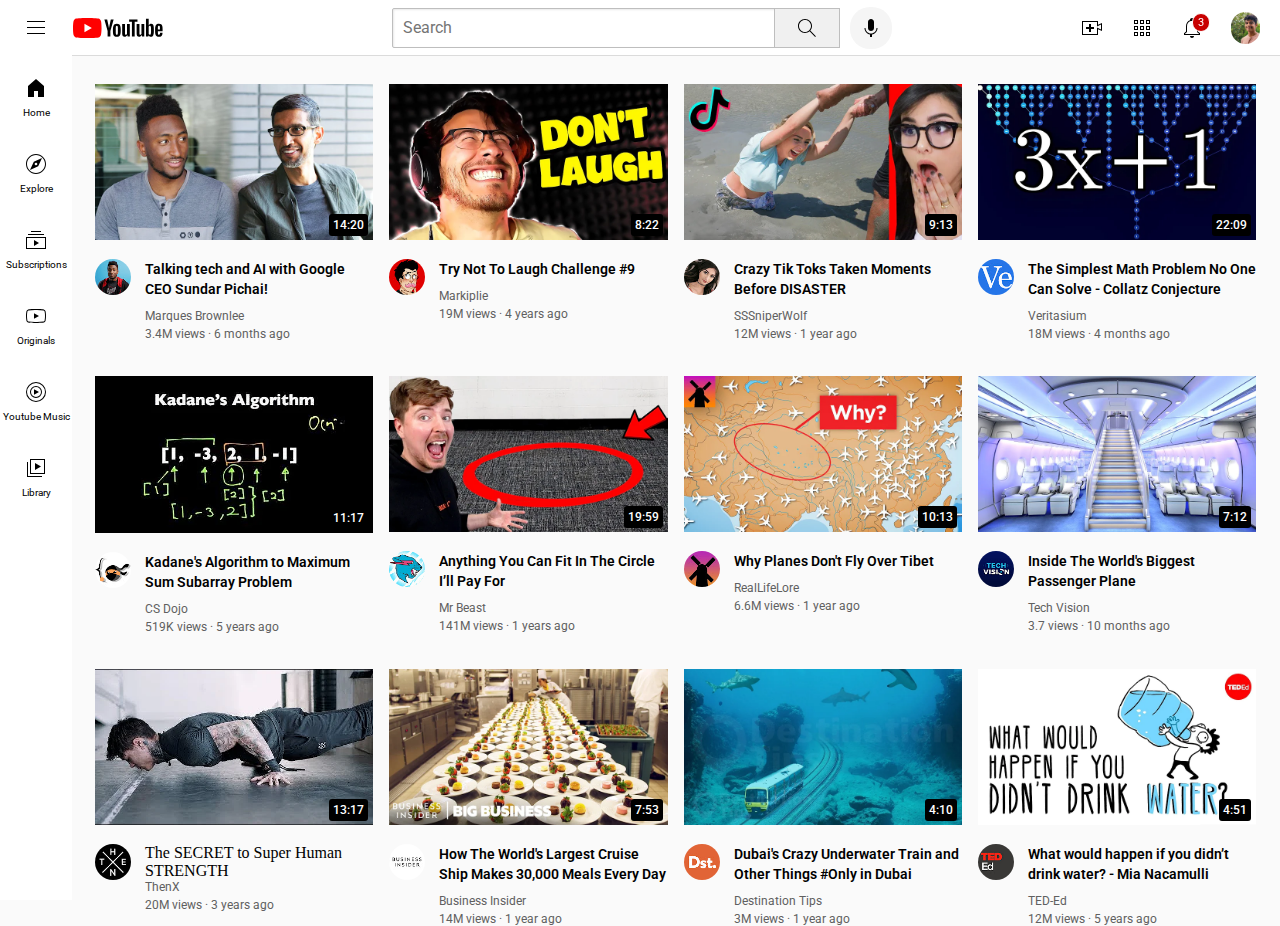
<file: index.html>
<!DOCTYPE html>
<html>
    <head>
        <title>
            YouTube.com Clone
        </title>

        <link rel="preconnect" href="https://fonts.googleapis.com">
        <link rel="preconnect" href="https://fonts.gstatic.com" crossorigin>
        <link href="https://fonts.googleapis.com/css2?family=Roboto:ital,wght@0,100..900;1,100..900&display=swap" rel="stylesheet">
        <link rel="stylesheet" href="Intro/styles/style.css">
        <link rel="stylesheet" href="Intro/styles/header.css">
        <link rel="stylesheet" href="Intro/styles/general.css">
        <link rel="stylesheet" href="Intro/styles/sidebar.css">
        
    </head>
    <body>
        <!--comment-->
        <header class="header">
            <div class="left">
                <img class="hamburger-menu" src="Icons/hamburger-menu.svg">
                <img class="youtube-logo" src="Icons/youtube-logo.svg">
            </div>
            <div class="middle">
                <input class="search-line" type="text" placeholder="Search">
                <button class="search-button">
                    <img class="search-icon" src="Icons/search.svg">
                    <div class="tooltip">Search</div>
                </button>
                <button class="voice-button">
                    <img class="voice-icon" src="Icons/voice-search-icon.svg">
                    <div class="tooltip">Search with your voice</div>
                </button>
            </div>
            <div class="right">
                <div class="tooltip-container">
                    <img class="upload-pic" src="Icons/upload.svg">
                    <div class="tooltip">Create</div>
                </div>
                <div class="tooltip-container">
                    <img class="youtube-apps" src="Icons/youtube-apps.svg">
                    <div class="tooltip">Youtube apps</div>
                </div>
                <div class="notifications-icons-container">
                    <div class="tooltip-container">
                        <img class="notifications" src="Icons/notifications.svg">
                        <div class="notifications-count">3</div>
                        <div class="tooltip">Notifications</div>
                    </div>
                </div>              
                <img class="user-pic" src="Channel-pictures/my-channel-1.jpg">
            </div>
        </header>

        <nav class="sidebar">
            <div class="sidebar-link">
                <img src="Icons/home.svg">
                <div>Home</div>
            </div>
            <div class="sidebar-link">
                <img src="Icons/explore.svg">
                <div>Explore</div>
            </div>
            <div class="sidebar-link">
                <img src="Icons/subscriptions.svg">
                <div>Subscriptions</div>
            </div>
            <div class="sidebar-link">
                <img src="Icons/originals.svg">
                <div>Originals</div>
            </div>
            <div class="sidebar-link">
                <img src="Icons/youtube-music.svg">
                <div>Youtube Music</div>
            </div>
            <div class="sidebar-link">
                <img src="Icons/library.svg">
                <div>Library</div>
            </div>
        </nav>
        <main>
            <div class="video-grid">
                <div class="video-preview">
                    <div class="thumbnail-row">
                        <a href="https://www.youtube.com/watch?v=n2RNcPRtAiY">
                            <img class="thumbnail" src="Thumbnails/thumbnail-1.webp">
                            <div class="video-time">14:20</div>
                        </a>
                    </div>
                    <div class="video-info-grid">
                        <div class="channel-pic">
                            <a href="https://www.youtube.com/c/mkbhd">
                                <img class="profile-picture" src="Channel-pictures/channel-1.jpeg"> 
                            </a>
                        </div>
                        <div class="video-info">
                            <a href="https://www.youtube.com/watch?v=n2RNcPRtAiY">
                                <p class="video-title">
                                    Talking tech and AI with Google CEO Sundar Pichai!
                                </p>
                                <p class="video-author">
                                    Marques Brownlee
                                </p>
                                <p class="video-stats">
                                    3.4M views &#183; 6 months ago
                                </p>
                            </a>
                        </div>                    
                    </div>       
                </div>
        
                <div class="video-preview">
                    <div class="thumbnail-row">
                        <a href="https://www.youtube.com/watch?v=mP0RAo9SKZk">
                            <img class="thumbnail" src="Thumbnails/thumbnail-2.webp">
                            <div class="video-time">8:22</div>
                        </a>
                    </div>
                    <div class="video-info-grid">
                        <div class="channel-pic">
                            <a href="https://www.youtube.com/c/markiplier">
                                <img class="profile-picture" src="Channel-pictures/channel-2.jpeg">
                            </a>
                        </div>
                        <div class="video-info">
                            <a href="https://www.youtube.com/watch?v=mP0RAo9SKZk">
                                <p class="video-title">
                                    Try Not To Laugh Challenge #9 
                                </p>
                                <p class="video-author">
                                    Markiplie
                                </p>
                                <p class="video-stats">
                                    19M views &#183; 4 years ago
                                </p>
                            </a>
                        </div>                
                    </div>        
                </div>
        
                <div class="video-preview">
                    <div class="thumbnail-row">
                        <a href="https://www.youtube.com/watch?v=FgjPQQeTh1w">
                            <img class="thumbnail" src="Thumbnails/thumbnail-3.webp">
                            <div class="video-time">9:13</div>
                        </a>
                    </div>
                    <div class="video-info-grid">
                        <div class="channel-pic">
                            <a href="https://www.youtube.com/user/SSSniperWolf">
                                <img class="profile-picture" src="Channel-pictures/channel-3.jpeg">
                            </a> 
                        </div>
                        <div class="video-info">
                            <a href="https://www.youtube.com/watch?v=FgjPQQeTh1w">
                                <p class="video-title">
                                Crazy Tik Toks Taken Moments Before DISASTER
                                </p>
                                <p class="video-author">
                                    SSSniperWolf
                                </p>
                                <p class="video-stats">
                                    12M views &#183; 1 year ago
                                </p>
                            </a>
                        </div>                    
                    </div>       
                </div>
        
                <div class="video-preview">
                    <div class="thumbnail-row">
                        <a href="https://www.youtube.com/watch?v=094y1Z2wpJg">
                            <img class="thumbnail" src="Thumbnails/thumbnail-4.webp">
                            <div class="video-time">22:09</div>
                        </a>
                    </div>
                    <div class="video-info-grid">
                        <div class="channel-pic">
                            <a href="https://www.youtube.com/c/veritasium">
                                <img class="profile-picture" src="Channel-pictures/channel-4.jpeg">
                            </a>
                        </div>
                        <div class="video-info">
                            <a href="https://www.youtube.com/watch?v=094y1Z2wpJg">
                                <p class="video-title"> 
                                The Simplest Math Problem No One Can Solve - Collatz Conjecture 
                                </p>
                                <p class="video-author">
                                    Veritasium
                                </p>
                                <p class="video-stats">
                                    18M views &#183; 4 months ago
                                </p>
                            </a>
                        </div>                
                    </div>        
                </div>
        
                <div class="video-preview">
                    <div class="thumbnail-row">
                        <a href="https://www.youtube.com/watch?v=86CQq3pKSUw">
                            <img class="thumbnail" src="Thumbnails/thumbnail-5.webp">
                            <div class="video-time">11:17</div>
                        </a>
                    </div>
                    <div class="video-info-grid">
                        <div class="channel-pic">
                            <a href="https://www.youtube.com/c/CSDojo">
                                <img class="profile-picture" src="Channel-pictures/channel-5.jpeg">
                            </a>
                        </div>
                        <div class="video-info">
                            <a href="https://www.youtube.com/watch?v=86CQq3pKSUw">
                                <p class="video-title">                       
                                Kadane's Algorithm to Maximum Sum Subarray Problem                  
                                </p>
                                <p class="video-author">
                                    CS Dojo
                                </p>
                                <p class="video-stats">
                                    519K views &#183; 5 years ago
                                </p>
                            </a>
                        </div>                
                    </div>        
                </div>
    
                <div class="video-preview">
                    <div class="thumbnail-row">
                        <a href="https://www.youtube.com/watch?v=yXWw0_UfSFg">
                            <img class="thumbnail" src="Thumbnails/thumbnail-6.webp">
                            <div class="video-time">19:59</div>
                        </a>
                    </div>
                    <div class="video-info-grid">
                        <div class="channel-pic">
                            <a href="https://www.youtube.com/channel/UCX6OQ3DkcsbYNE6H8uQQuVA">
                                <img class="profile-picture" src="Channel-pictures/channel-6.jpeg">
                            </a>
                        </div>
                        <div class="video-info">
                            <a href="https://www.youtube.com/watch?v=yXWw0_UfSFg">
                                <p class="video-title">                                              
                                Anything You Can Fit In The Circle I’ll Pay For                                  
                                </p>
                                <p class="video-author">
                                    Mr Beast
                                </p>
                                <p class="video-stats">
                                    141M views &#183; 1 years ago
                                </p>
                            </a>
                        </div>                
                    </div>        
                </div>

                <div class="video-preview">
                    <div class="thumbnail-row">
                        <a href="https://www.youtube.com/watch?v=fNVa1qMbF9Y">
                            <img class="thumbnail" src="Thumbnails/thumbnail-7.webp">
                            <div class="video-time">10:13</div>
                        </a>
                    </div>
                    <div class="video-info-grid">
                        <div class="channel-pic">
                            <a href="https://www.youtube.com/channel/UCP5tjEmvPItGyLhmjdwP7Ww">
                                <img class="profile-picture" src="Channel-pictures/channel-7.jpeg">
                            </a>
                        </div>
                        <div class="video-info">
                            <a href="https://www.youtube.com/watch?v=fNVa1qMbF9Y">
                                <p class="video-title">                                              
                                Why Planes Don't Fly Over Tibet                                 
                                </p>
                                <p class="video-author">
                                    RealLifeLore
                                </p>
                                <p class="video-stats">
                                    6.6M views &#183; 1 year ago
                                </p>
                            </a>
                        </div>                
                    </div>        
                </div>

                <div class="video-preview">
                    <div class="thumbnail-row">
                        <a href="https://www.youtube.com/watch?v=lFm4EM1juls">
                            <img class="thumbnail" src="Thumbnails/thumbnail-8.webp">
                            <div class="video-time">7:12</div>
                        </a>
                    </div>
                    <div class="video-info-grid">
                        <div class="channel-pic">
                            <a href="https://www.youtube.com/channel/UCHAK6CyegY22Zj2GWrcaIxg">
                                <img class="profile-picture" src="Channel-pictures/channel-8.jpeg">
                            </a>
                        </div>
                        <div class="video-info">
                            <a href="https://www.youtube.com/watch?v=lFm4EM1juls">
                                <p class="video-title">                                              
                                    Inside The World's Biggest Passenger Plane                                 
                                </p>
                                <p class="video-author">
                                    Tech Vision
                                </p>
                                <p class="video-stats">
                                    3.7 views &#183; 10 months ago
                                </p>
                            </a>
                        </div>                
                    </div>        
                </div>

                <div class="video-preview">
                    <div class="thumbnail-row">
                        <a href="https://www.youtube.com/watch?v=ixmxOlcrlUc">
                            <img class="thumbnail" src="Thumbnails/thumbnail-9.webp">
                            <div class="video-time">13:17</div>
                        </a>
                    </div>
                    <div class="video-info-grid">
                        <div class="channel-pic">
                            <a href="https://www.youtube.com/c/OFFICIALTHENXSTUDIOS">
                                <img class="profile-picture" src="Channel-pictures/channel-9.jpeg">
                            </a>
                        </div>
                        <div class="video-info">
                            <a href="https://www.youtube.com/watch?v=ixmxOlcrlUc>
                                <p class="video-title">                                                                           
                                    The SECRET to Super Human STRENGTH                                  
                                </p>
                                <p class="video-author">
                                    ThenX
                                </p>
                                <p class="video-stats">
                                    20M views &#183; 3 years ago
                                </p>
                            </a>
                        </div>                
                    </div>        
                </div>

                <div class="video-preview">
                    <div class="thumbnail-row">
                        <a href="https://www.youtube.com/watch?v=R2vXbFp5C9o">
                            <img class="thumbnail" src="Thumbnails/thumbnail-10.webp">
                            <div class="video-time">7:53</div>
                        </a>
                    </div>
                    <div class="video-info-grid">
                        <div class="channel-pic">
                            <a href="https://www.youtube.com/user/businessinsider">
                                <img class="profile-picture" src="Channel-pictures/channel-10.jpeg">
                            </a>
                        </div>
                        <div class="video-info">
                            <a href="https://www.youtube.com/watch?v=R2vXbFp5C9o">
                                <p class="video-title">                                                                              
                                    How The World's Largest Cruise Ship Makes 30,000 Meals Every Day                                  
                                </p>
                                <p class="video-author">
                                    Business Insider
                                </p>
                                <p class="video-stats">
                                    14M views &#183; 1 year ago
                                </p>
                            </a>
                        </div>                
                    </div>        
                </div>

                <div class="video-preview">
                    <div class="thumbnail-row">
                        <a href="https://www.youtube.com/watch?v=0nZuYyXET3s">
                            <img class="thumbnail" src="Thumbnails/thumbnail-11.webp">
                            <div class="video-time">4:10</div>
                        </a>
                    </div>
                    <div class="video-info-grid">
                        <div class="channel-pic">
                            <a href="https://www.youtube.com/c/Destinationtips">
                                <img class="profile-picture" src="Channel-pictures/channel-11.jpeg">
                            </a>
                        </div>
                        <div class="video-info">
                            <a href="https://www.youtube.com/watch?v=0nZuYyXET3s">
                                <p class="video-title">                                                                              
                                    Dubai's Crazy Underwater Train and Other Things #Only in Dubai                                  
                                </p>
                                <p class="video-author">
                                    Destination Tips
                                </p>
                                <p class="video-stats">
                                    3M views &#183; 1 year ago
                                </p>
                            </a>
                        </div>                
                    </div>        
                </div>

                <div class="video-preview">
                    <div class="thumbnail-row">
                        <a href="https://www.youtube.com/watch?v=9iMGFqMmUFs">
                            <img class="thumbnail" src="Thumbnails/thumbnail-12.webp">
                            <div class="video-time">4:51</div>
                        </a>
                    </div>
                    <div class="video-info-grid">
                        <div class="channel-pic">
                            <a href="https://www.youtube.com/teded">
                                <img class="profile-picture" src="Channel-pictures/channel-12.jpeg">
                            </a>
                        </div>
                        <div class="video-info">
                            <a href="https://www.youtube.com/watch?v=9iMGFqMmUFs">
                                <p class="video-title">                                                                              
                                    What would happen if you didn’t drink water? - Mia Nacamulli                                 
                                </p>
                                <p class="video-author">
                                    TED-Ed
                                </p>
                                <p class="video-stats">
                                    12M views &#183; 5 years ago
                                </p>
                            </a>
                        </div>                
                    </div>        
                </div>
            </div> 
        </main>              
    </body>
</html>
</file>
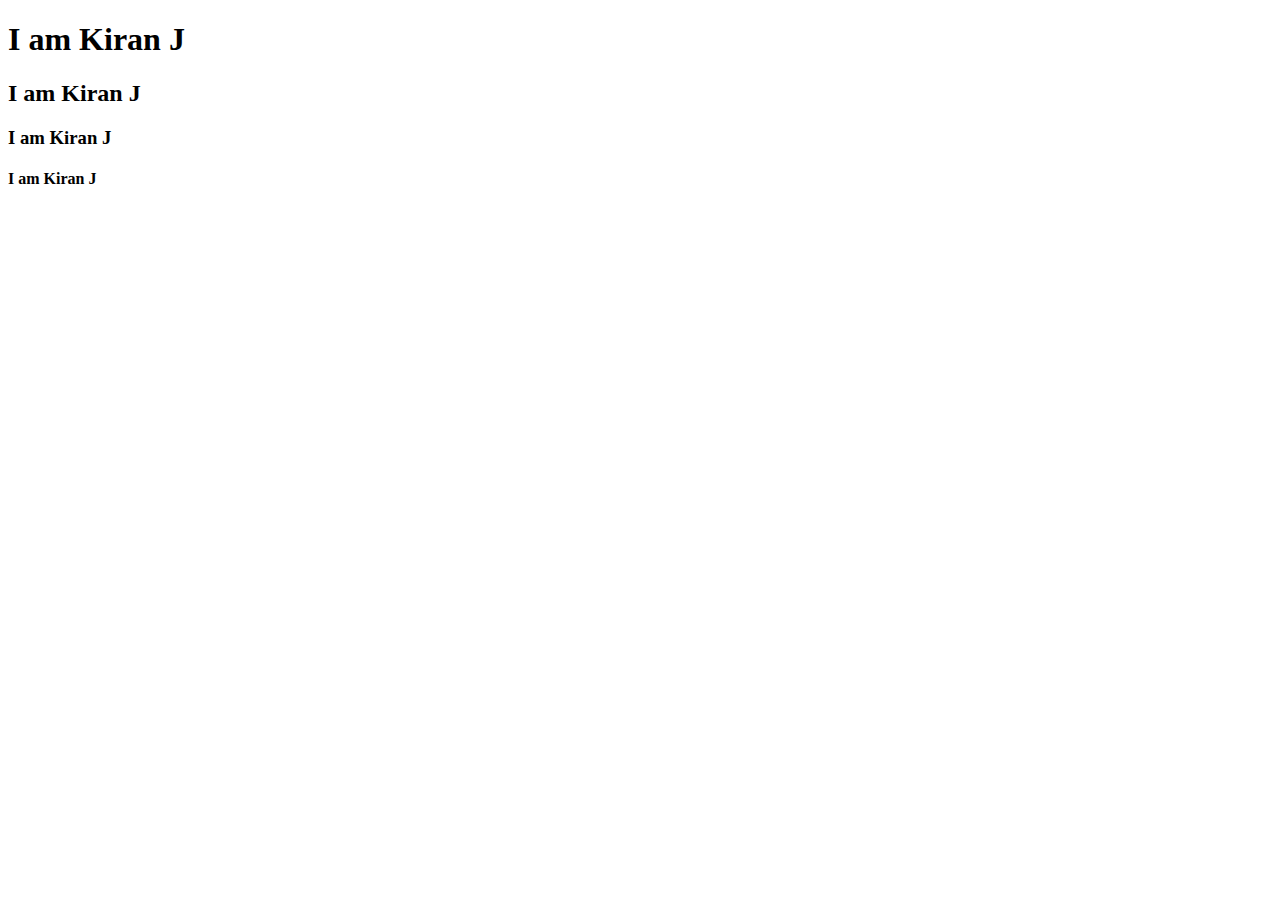
<file: Intro/index.html>
<!DOCTYPE html>
<html>
<head>
<title> My first website</title>
</head>

<body>
    <h1>I am Kiran J</h1>
    <h2>I am Kiran J</h2>
    <h3>I am Kiran J</h3>
    <h4>I am Kiran J</h4>
</body>
</html>
</file>
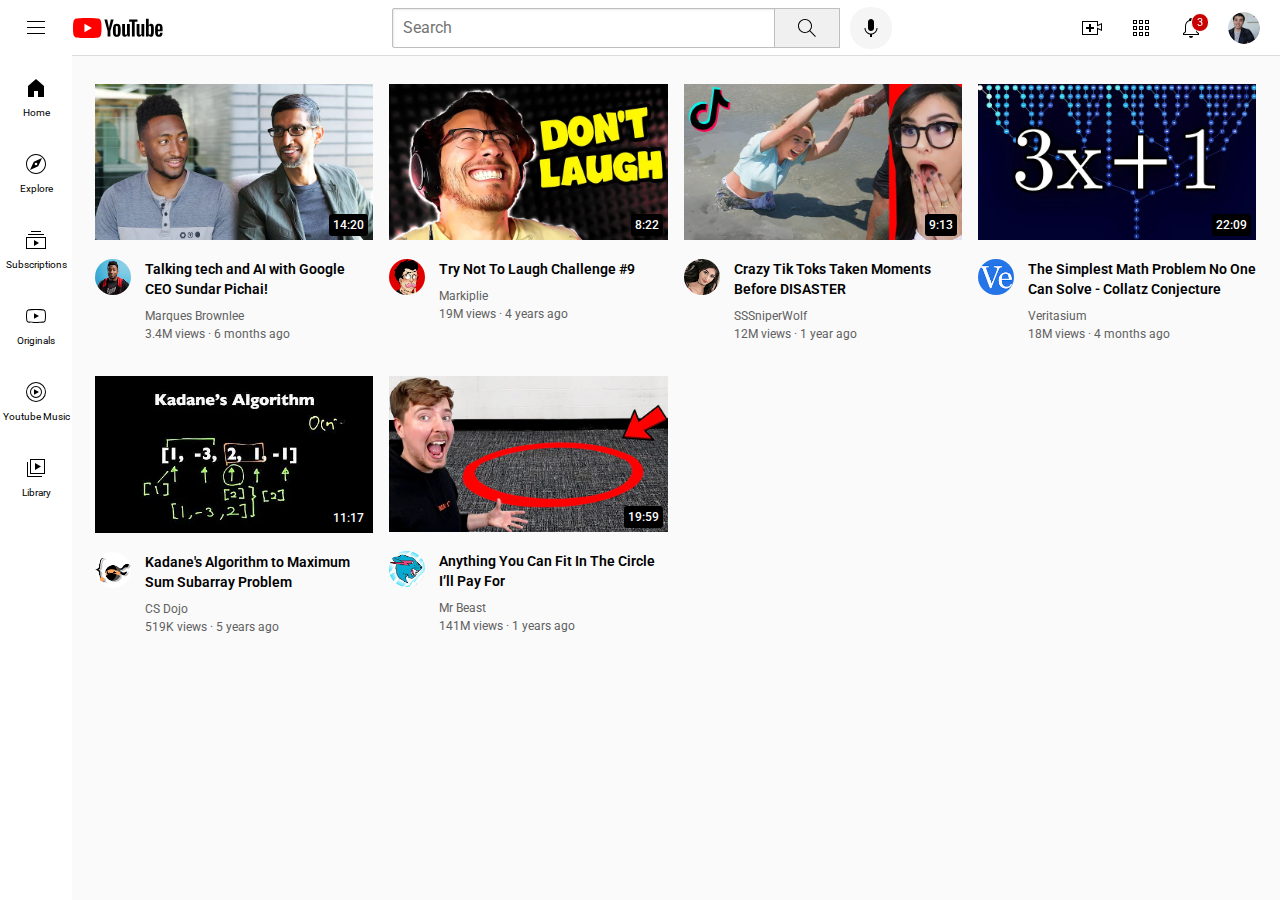
<file: youtube.html>
<!DOCTYPE html>
<html>
    <head>
        <title>
            YouTube.com Clone
        </title>

        <link rel="preconnect" href="https://fonts.googleapis.com">
        <link rel="preconnect" href="https://fonts.gstatic.com" crossorigin>
        <link href="https://fonts.googleapis.com/css2?family=Roboto:ital,wght@0,100..900;1,100..900&display=swap" rel="stylesheet">
        <link rel="stylesheet" href="Intro/styles/style.css">
        <link rel="stylesheet" href="Intro/styles/header.css">
        <link rel="stylesheet" href="Intro/styles/general.css">
        <link rel="stylesheet" href="Intro/styles/sidebar.css">
        
    </head>
    <body>
        <!--comment-->
        <header class="header">
            <div class="left">
                <img class="hamburger-menu" src="Icons/hamburger-menu.svg">
                <img class="youtube-logo" src="Icons/youtube-logo.svg">
            </div>
            <div class="middle">
                <input class="search-line" type="text" placeholder="Search">
                <button class="search-button">
                    <img class="search-icon" src="Icons/search.svg">
                    <div class="tooltip">Search</div>
                </button>
                <button class="voice-button">
                    <img class="voice-icon" src="Icons/voice-search-icon.svg">
                    <div class="tooltip">Search with your voice</div>
                </button>
            </div>
            <div class="right">
                <div class="tooltip-container">
                    <img class="upload-pic" src="Icons/upload.svg">
                    <div class="tooltip">Create</div>
                </div>
                <div class="tooltip-container">
                    <img class="youtube-apps" src="Icons/youtube-apps.svg">
                    <div class="tooltip">Youtube apps</div>
                </div>
                <div class="notifications-icons-container">
                    <div class="tooltip-container">
                        <img class="notifications" src="Icons/notifications.svg">
                        <div class="notifications-count">3</div>
                        <div class="tooltip">Notifications</div>
                    </div>
                </div>              
                <img class="user-pic" src="Channel-pictures/my-channel.jpeg">
            </div>
        </header>

        <nav class="sidebar">
            <div class="sidebar-link">
                <img src="Icons/home.svg">
                <div>Home</div>
            </div>
            <div class="sidebar-link">
                <img src="Icons/explore.svg">
                <div>Explore</div>
            </div>
            <div class="sidebar-link">
                <img src="Icons/subscriptions.svg">
                <div>Subscriptions</div>
            </div>
            <div class="sidebar-link">
                <img src="Icons/originals.svg">
                <div>Originals</div>
            </div>
            <div class="sidebar-link">
                <img src="Icons/youtube-music.svg">
                <div>Youtube Music</div>
            </div>
            <div class="sidebar-link">
                <img src="Icons/library.svg">
                <div>Library</div>
            </div>
        </nav>
        <main>
            <div class="video-grid">
                <div class="video-preview">
                    <div class="thumbnail-row">
                        <a href="https://www.youtube.com/watch?v=n2RNcPRtAiY">
                            <img class="thumbnail" src="Thumbnails/thumbnail-1.webp">
                            <div class="video-time">14:20</div>
                        </a>
                    </div>
                    <div class="video-info-grid">
                        <div class="channel-pic">
                            <a href="https://www.youtube.com/c/mkbhd">
                                <img class="profile-picture" src="Channel-pictures/channel-1.jpeg"> 
                            </a>
                        </div>
                        <div class="video-info">
                            <a href="https://www.youtube.com/watch?v=n2RNcPRtAiY">
                                <p class="video-title">
                                    Talking tech and AI with Google CEO Sundar Pichai!
                                </p>
                                <p class="video-author">
                                    Marques Brownlee
                                </p>
                                <p class="video-stats">
                                    3.4M views &#183; 6 months ago
                                </p>
                            </a>
                        </div>                    
                    </div>       
                </div>
        
                <div class="video-preview">
                    <div class="thumbnail-row">
                        <img class="thumbnail" src="Thumbnails/thumbnail-2.webp">
                        <div class="video-time">8:22</div>
                    </div>
                    <div class="video-info-grid">
                        <div class="channel-pic">
                            <img class="profile-picture" src="Channel-pictures/channel-2.jpeg">
                        </div>
                        <div class="video-info">
                            <p class="video-title">
                                Try Not To Laugh Challenge #9 
                            </p>
                            <p class="video-author">
                                Markiplie
                            </p>
                            <p class="video-stats">
                                19M views &#183; 4 years ago
                            </p>
                        </div>                
                    </div>        
                </div>
        
                <div class="video-preview">
                    <div class="thumbnail-row">
                        <img class="thumbnail" src="Thumbnails/thumbnail-3.webp">
                        <div class="video-time">9:13</div>
                    </div>
                    <div class="video-info-grid">
                        <div class="channel-pic">
                            <img class="profile-picture" src="Channel-pictures/channel-3.jpeg"> 
                        </div>
                        <div class="video-info">
                            <p class="video-title">
                            Crazy Tik Toks Taken Moments Before DISASTER
                            </p>
                            <p class="video-author">
                                SSSniperWolf
                            </p>
                            <p class="video-stats">
                                12M views &#183; 1 year ago
                            </p>
                        </div>                    
                    </div>       
                </div>
        
                <div class="video-preview">
                    <div class="thumbnail-row">
                        <img class="thumbnail" src="Thumbnails/thumbnail-4.webp">
                        <div class="video-time">22:09</div>
                    </div>
                    <div class="video-info-grid">
                        <div class="channel-pic">
                            <img class="profile-picture" src="Channel-pictures/channel-4.jpeg">
                        </div>
                        <div class="video-info">
                            <p class="video-title"> 
                            The Simplest Math Problem No One Can Solve - Collatz Conjecture 
                            </p>
                            <p class="video-author">
                                Veritasium
                            </p>
                            <p class="video-stats">
                                18M views &#183; 4 months ago
                            </p>
                        </div>                
                    </div>        
                </div>
        
                <div class="video-preview">
                    <div class="thumbnail-row">
                        <img class="thumbnail" src="Thumbnails/thumbnail-5.webp">
                        <div class="video-time">11:17</div>
                    </div>
                    <div class="video-info-grid">
                        <div class="channel-pic">
                            <img class="profile-picture" src="Channel-pictures/channel-5.jpeg">
                        </div>
                        <div class="video-info">
                            <p class="video-title">                       
                            Kadane's Algorithm to Maximum Sum Subarray Problem                  
                            </p>
                            <p class="video-author">
                                CS Dojo
                            </p>
                            <p class="video-stats">
                                519K views &#183; 5 years ago
                            </p>
                        </div>                
                    </div>        
                </div>
    
                <div class="video-preview">
                    <div class="thumbnail-row">
                        <img class="thumbnail" src="Thumbnails/thumbnail-6.webp">
                        <div class="video-time">19:59</div>
                    </div>
                    <div class="video-info-grid">
                        <div class="channel-pic">
                            <img class="profile-picture" src="Channel-pictures/channel-6.jpeg">
                        </div>
                        <div class="video-info">
                            <p class="video-title">                                              
                            Anything You Can Fit In The Circle I’ll Pay For                                  
                            </p>
                            <p class="video-author">
                                Mr Beast
                            </p>
                            <p class="video-stats">
                                141M views &#183; 1 years ago
                            </p>
                        </div>                
                    </div>        
                </div>
            </div> 
        </main>              
    </body>
</html>
</file>
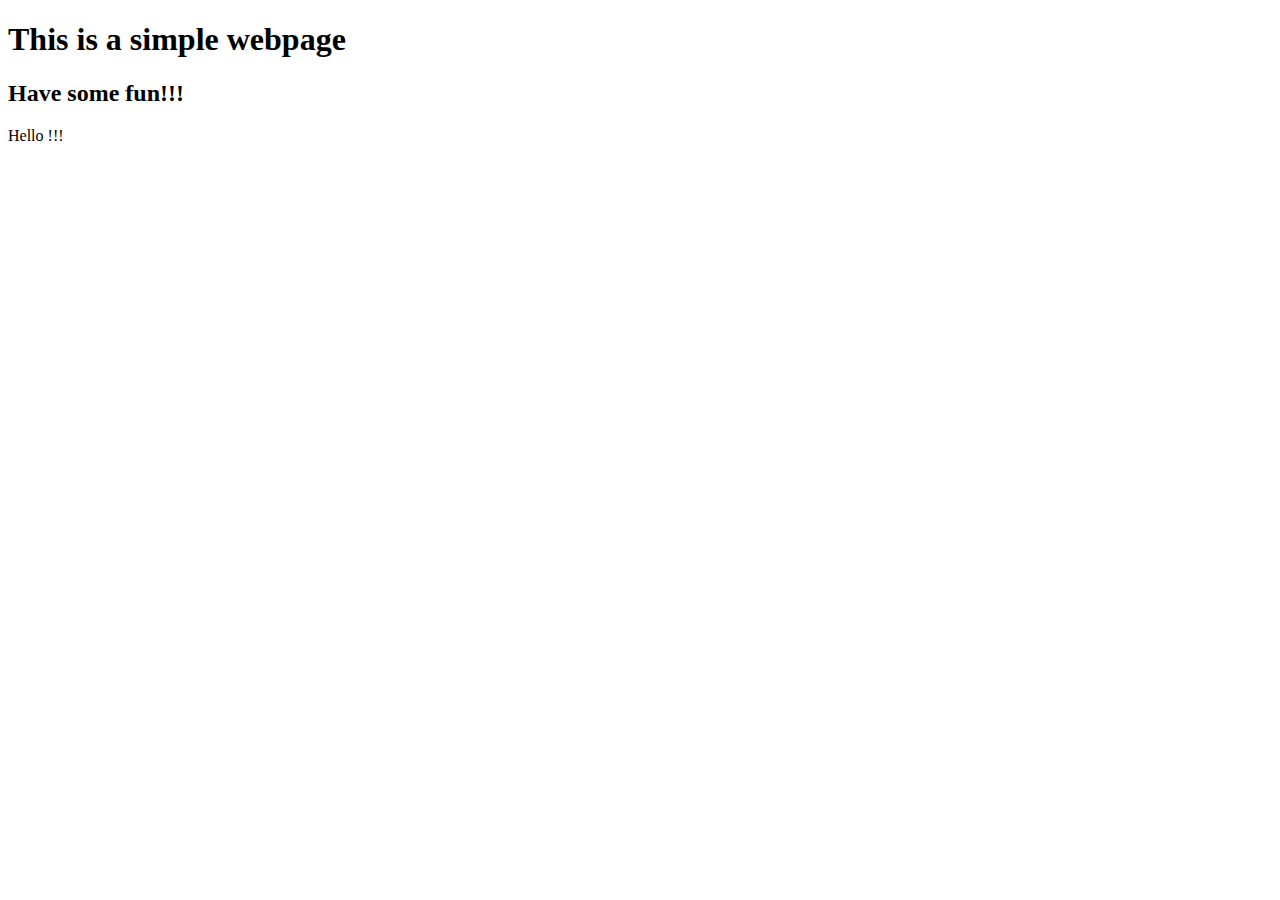
<file: Intro/basic1.html>
<!DOCTYPE html>
<html>
<head>
<title>
  My first webpage
</title>
</head>
<body>
    <h1>
        This is a simple webpage
    </h1>
    <h2>
        Have some fun!!!
    </h2>
    <p>
      Hello !!!
    </p>
</body>
</html>
</file>
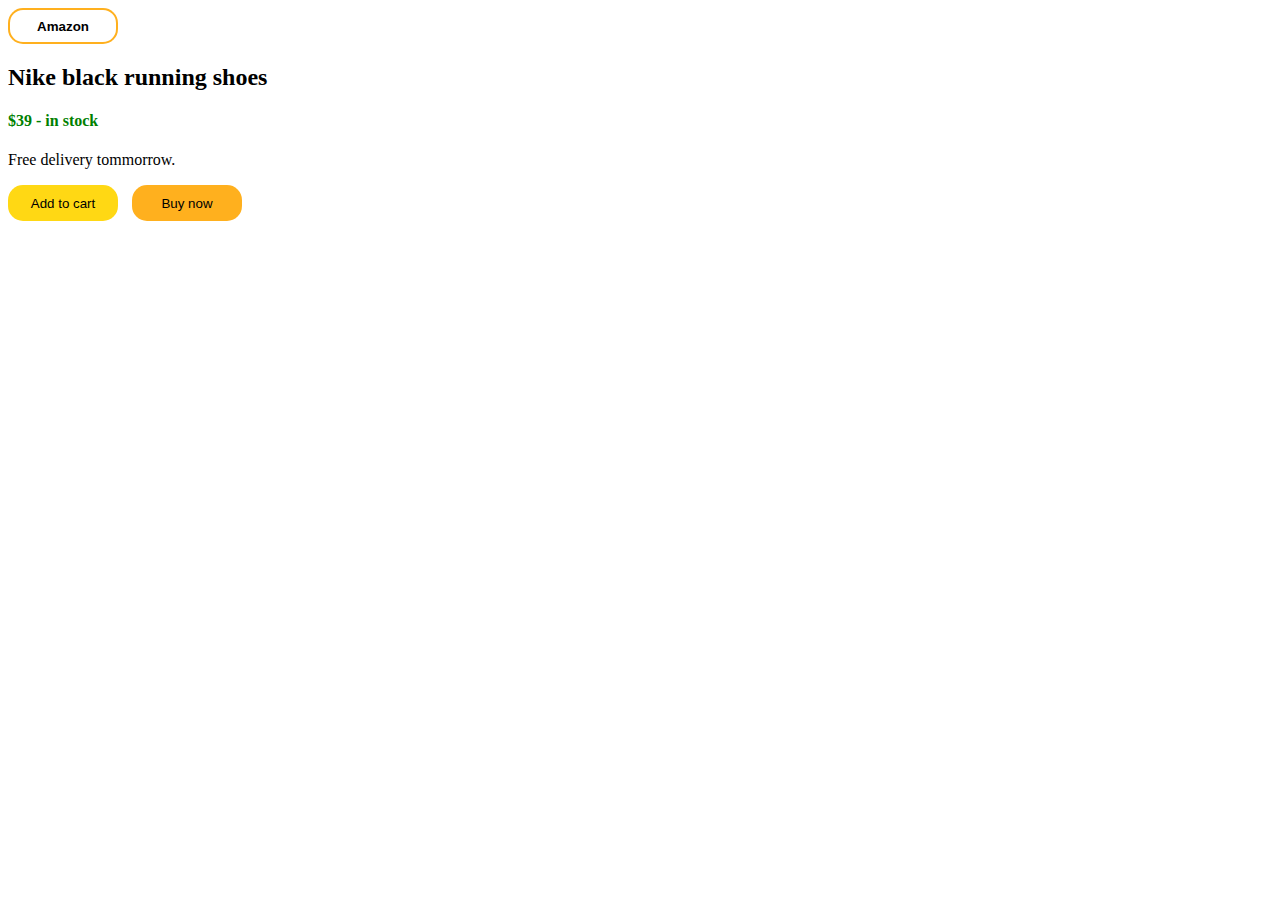
<file: Intro/basic2.html>
<html>
  <head>
    <title>
      Shopping cart
    </title>
    <link rel="stylesheet" href="styles/basic2.css">
  </head>
  <body>
    <button  class = "amazon-button" onclick="window.open('https://www.amazon.in/')">
      Amazon
    </button>
    <h2>
      Nike black running shoes
    </h2>
    <h4 style="color: green;">
        $39 - in stock
    </h4>
    <p>
      Free delivery tommorrow.
    </p>
    <button class="shop-button">
      Add to cart
    </button>
    <button class="buy-button">
      Buy now
    </button>
  </body>
</html>
</file>
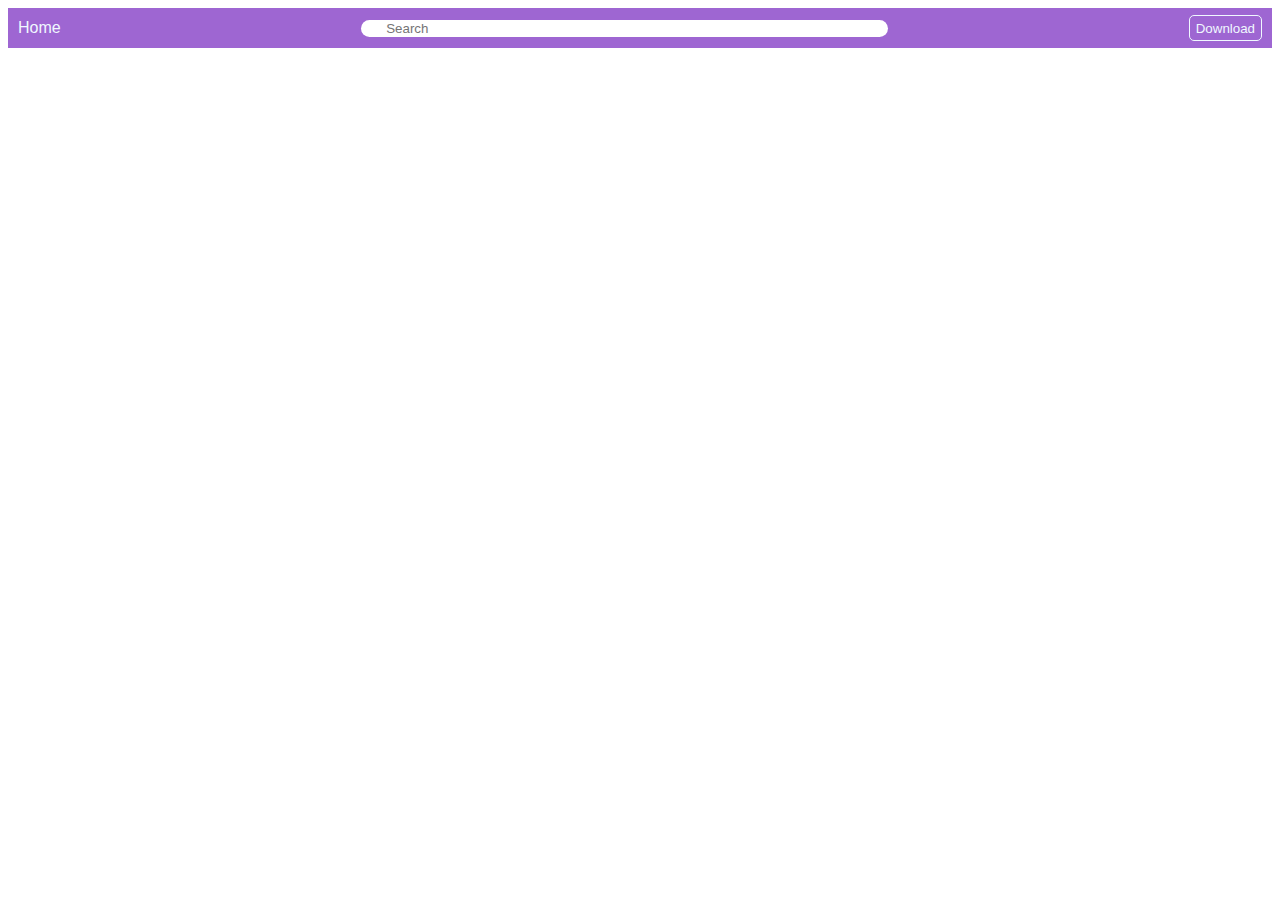
<file: Intro/basic5.html>
<!DOCTYPE html>
<html>
  <head></head>
  <body>
    <style>
      .header{
        display: flex;
        flex-direction: row;
        justify-content: space-between;
        background-color: rgba(134, 64, 199, 0.801);
        height: 40px;
        align-items: center;
      }
      .left{
        margin-left: 10px;
        color: aliceblue;
        font-family: 'Trebuchet MS', 'Lucida Sans Unicode', 'Lucida Grande', 'Lucida Sans', Arial, sans-serif;
        font-weight: 400;
      }
      .search-bar{
        border-radius: 20px;
        border: none;
        width: 500px;
        padding-left: 25px;
      }
      .search-bar:focus{
        outline: none;
      }
      button{
        border-color: aliceblue;
        border-width: 1.5px;
        background-color: transparent;
        border-style: solid;
        border-radius: 5px;
        color: aliceblue;
        cursor: pointer;
        height: 26px;
        transition: opacity 0.15s;        
      }
      button:hover{
        opacity: 0.8;
      }
      .right{
        margin-right: 10px;
      }
    </style>
    <div class="header">
      <div class="left">Home</div>
      <div class="middle">
        <input class="search-bar" type="text" placeholder="Search" >
      </div>
      <div class="right">
        <button>Download</button> 
      </div>
    </div>
  </body>
</html>
</file>
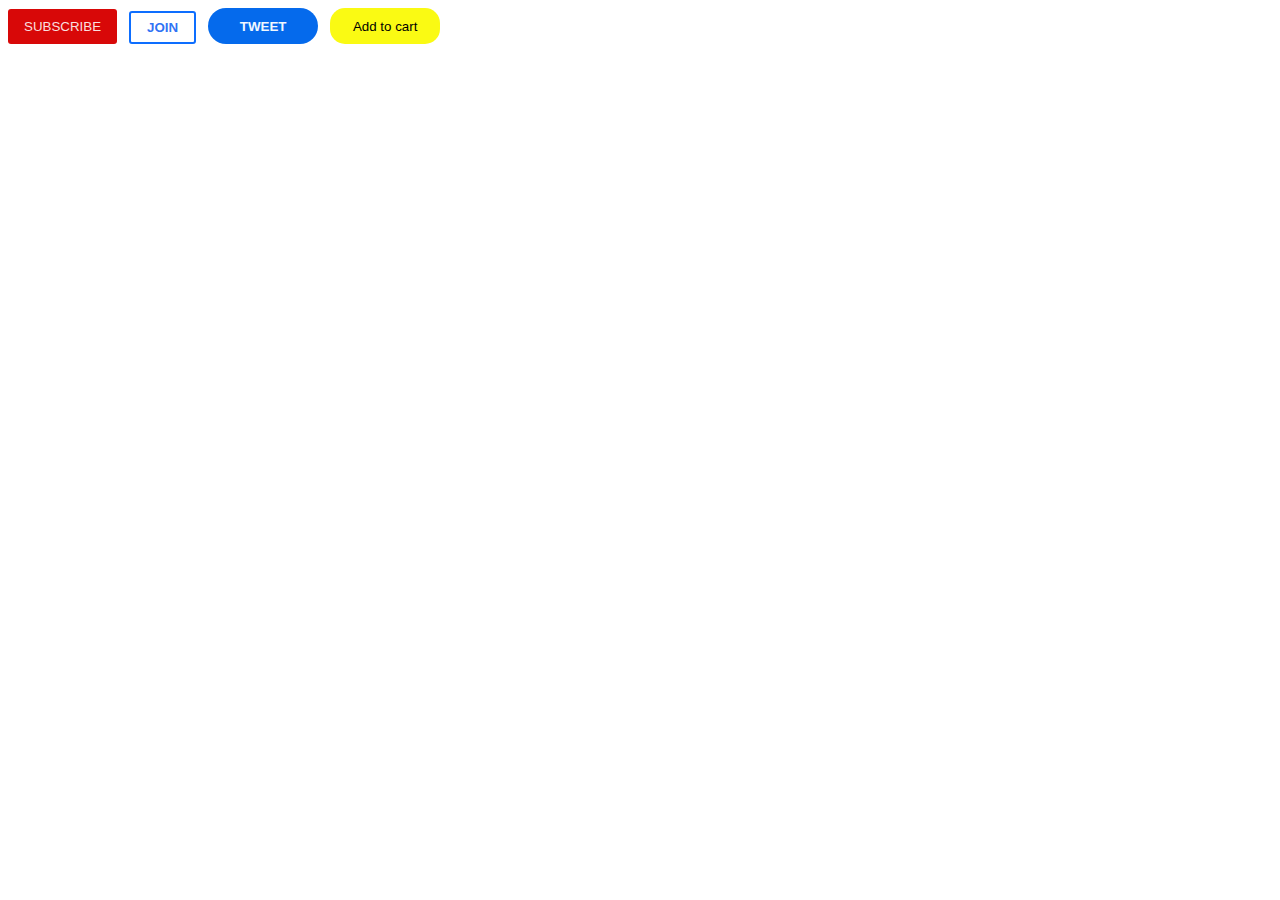
<file: Intro/basics3.html>
<!DOCTYPE html>
<html>
<head>
  <title>
    Button designing
  </title>
</head>
<style>
  .subscribe-button {
    background-color: rgb(216, 8, 8);
    color: rgba(255, 255, 255, 0.877);
    border: none;
    padding-left: 16px;
    padding-right: 16px;
    padding-top: 10px;
    padding-bottom: 10px;
    border-radius: 3px;
    cursor: pointer;
    margin-right: 8px;
    transition: opacity 0.15s;
  }
  .subscribe-button:hover{
    opacity: 0.8;
  }
  .subscribe-button:active{
    opacity: 0.4;
  }
  .join-button{
    background-color: white;
    border-color: rgb(13, 110, 255);
    color: rgba(18, 97, 243, 0.897);
    padding-left: 16px;
    padding-right: 16px;
    padding-top: 7px;
    padding-bottom: 7px;
    border-radius: 3px;
    cursor: pointer;
    border-style: solid;
    border-width: 2px;
    font-weight: 800;
    margin-right: 8px;
    vertical-align: bottom;
    transition: background-color 0.15s,
      color 0.15s;
    
  }
  .join-button:hover{
    background-color: rgb(13, 110, 255);
    color: white;
  }
  .join-button:active{
    opacity: 0.4;
  }

  .tweet-button{
    background-color: rgb(5, 106, 236);
    border: none;
    height: 36px;
    width: 110px;
    border-radius: 20px;
    color: aliceblue;
    font-weight: 800;
    cursor: pointer;
    margin-right: 8px;
    transition: box-shadow 0.15s,opacity 0.15s,color 0.15s;
  }
  
  .tweet-button:hover{
    box-shadow: 5px 5px 10px rgba(0,0,0,0.15);
  }
  .tweet-button:active{
    opacity: 0.4;
  }
    .shop-button{
    background-color: rgb(250, 250, 19);
    border: none;
    border-radius: 15px;
    height: 36px;
    width: 110px;
    cursor: pointer;
    }
</style>
<button class="subscribe-button">
  SUBSCRIBE
</button>
<button class="join-button">
  JOIN
</button>
<button class="tweet-button">
  TWEET
</button>
<button class="shop-button">
  Add to cart
</button>

</html>
</file>
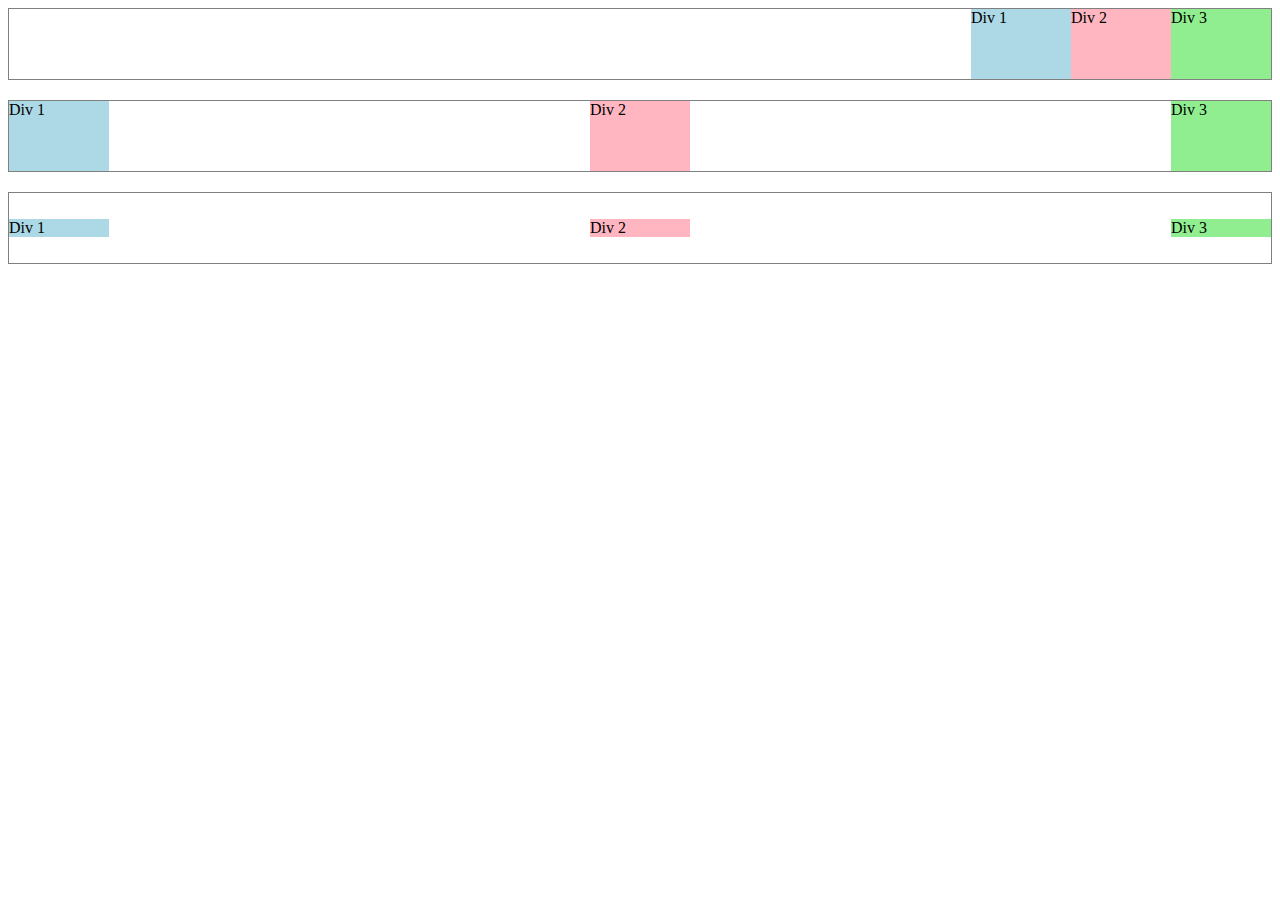
<file: Intro/flexbox.html>
<!DOCTYPE html>
<html>
  <head></head>
  <body>
    <div style="
      display: flex;
      flex-direction: row;
      border-width: 1px;
      border-style: solid;
      border-color: grey;
      height: 70px;
      justify-content: end;">
      <div style="background-color: lightblue;
                  width: 100px;">Div 1</div>
      <div style="background-color: lightpink;
                  width: 100px;">Div 2</div>
      <div style="background-color: lightgreen;
                  width: 100px;">Div 3</div>
    </div>

    <div style="
      margin-top: 20px;
      display: flex;
      flex-direction: row;
      border-width: 1px;
      border-style: solid;
      border-color: grey;
      height: 70px;
      justify-content: space-between;">
      <div style="background-color: lightblue;
                  width: 100px;">Div 1</div>
      <div style="background-color: lightpink;
                  width: 100px;">Div 2</div>
      <div style="background-color: lightgreen;
                  width: 100px;">Div 3</div>
    </div>

    <div style="
      margin-top: 20px;
      display: flex;
      flex-direction: row;
      border-width: 1px;
      border-style: solid;
      border-color: grey;
      height: 70px;
      justify-content: space-between;
      align-items: center;">
      <div style="background-color: lightblue;
                  width: 100px;">Div 1</div>
      <div style="background-color: lightpink;
                  width: 100px;">Div 2</div>
      <div style="background-color: lightgreen;
                  width: 100px;">Div 3</div>
    </div>

  </body>
</html>
</file>
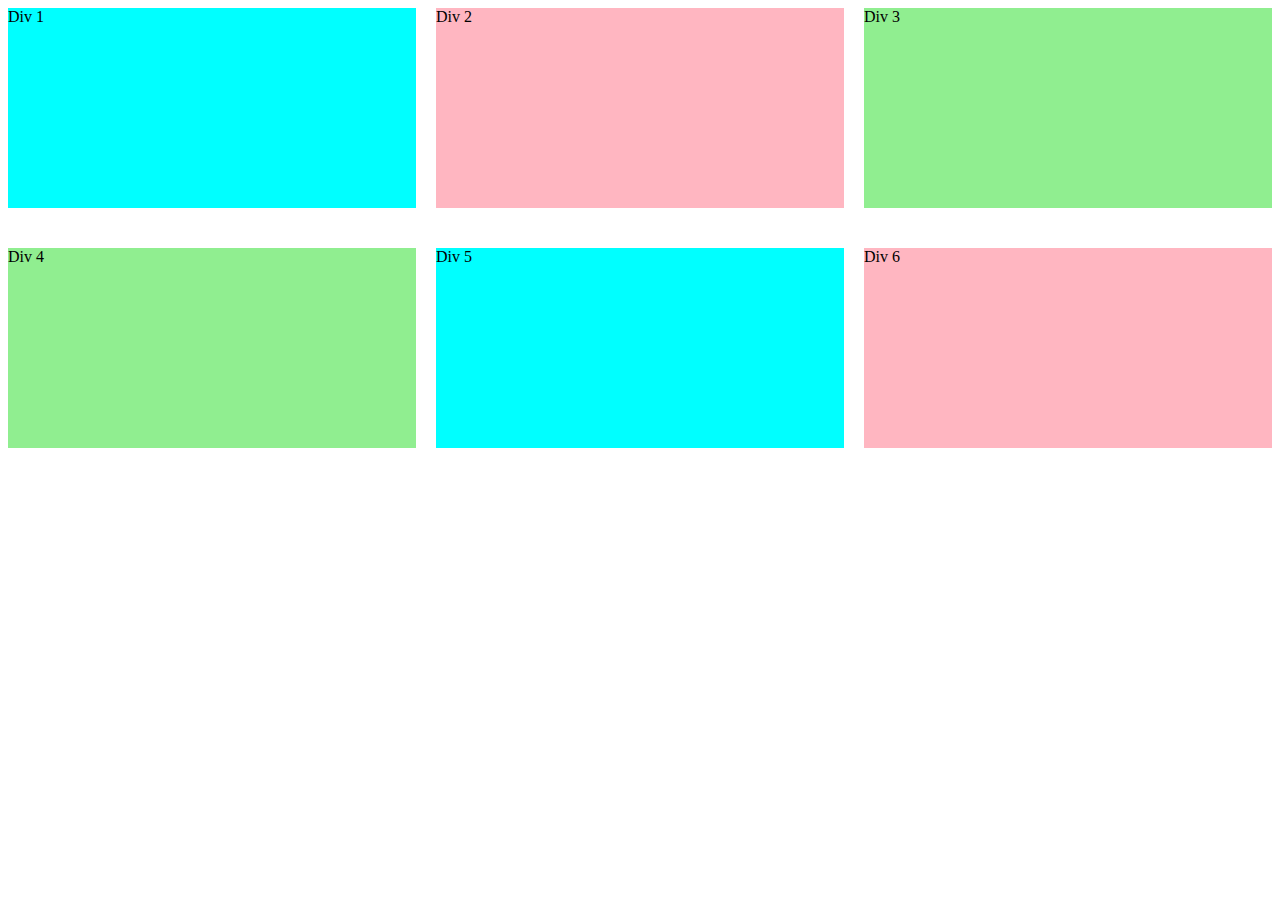
<file: Intro/grid.html>
<!DOCTYPE html>
<html>
    <head>
        <title>Grid Practice</title>
    </head>
    <body>
        <div style="
            display: grid;
            grid-template-columns: 1fr 1fr 1fr;
            column-gap: 20px;
            row-gap: 40px;">
            <div style="background-color: aqua; height: 200px;">Div 1</div>
            <div style="background-color: lightpink; height: 200px;">Div 2</div>
            <div style="background-color: lightgreen; height: 200px;">Div 3</div>
            <div style="background-color: lightgreen; height: 200px;">Div 4</div>
            <div style="background-color: aqua; height: 200px;">Div 5</div>
            <div style="background-color: lightpink; height: 200px;">Div 6</div>
        </div>
    </body>
</html>
</file>
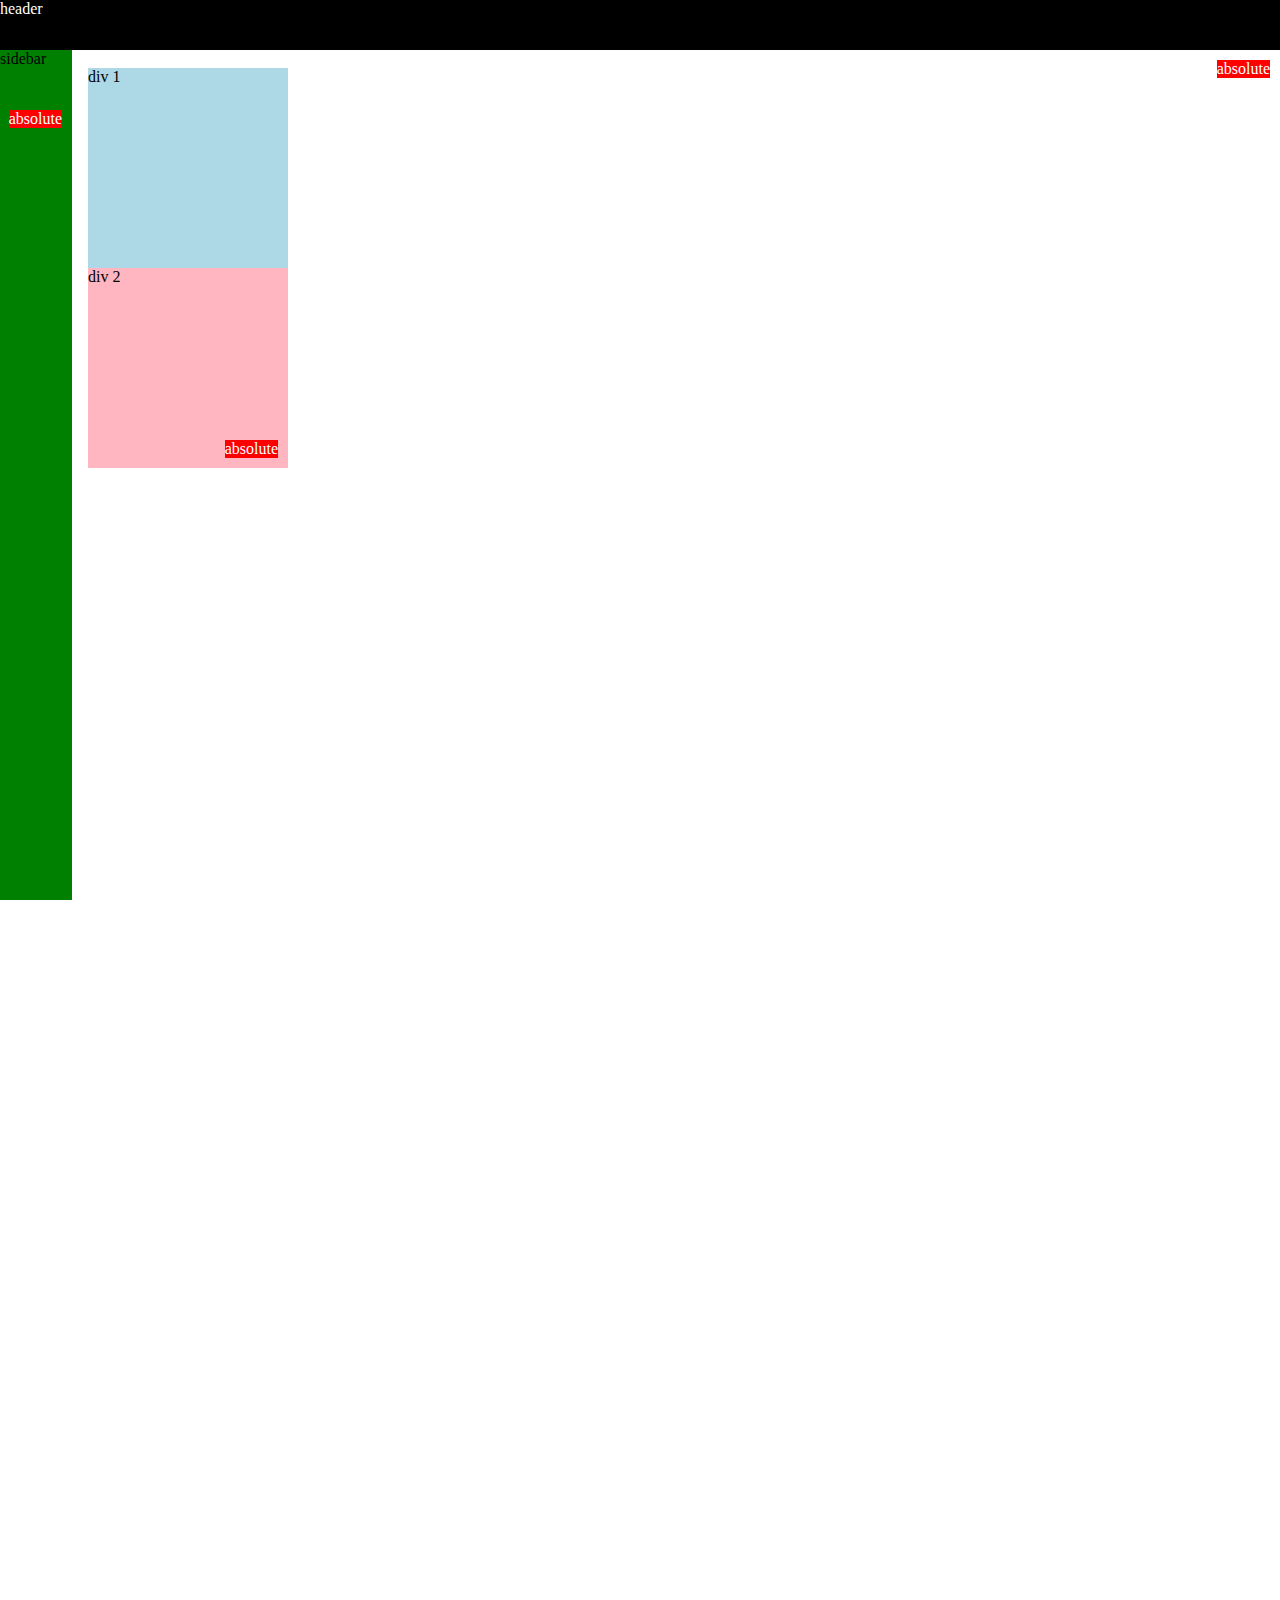
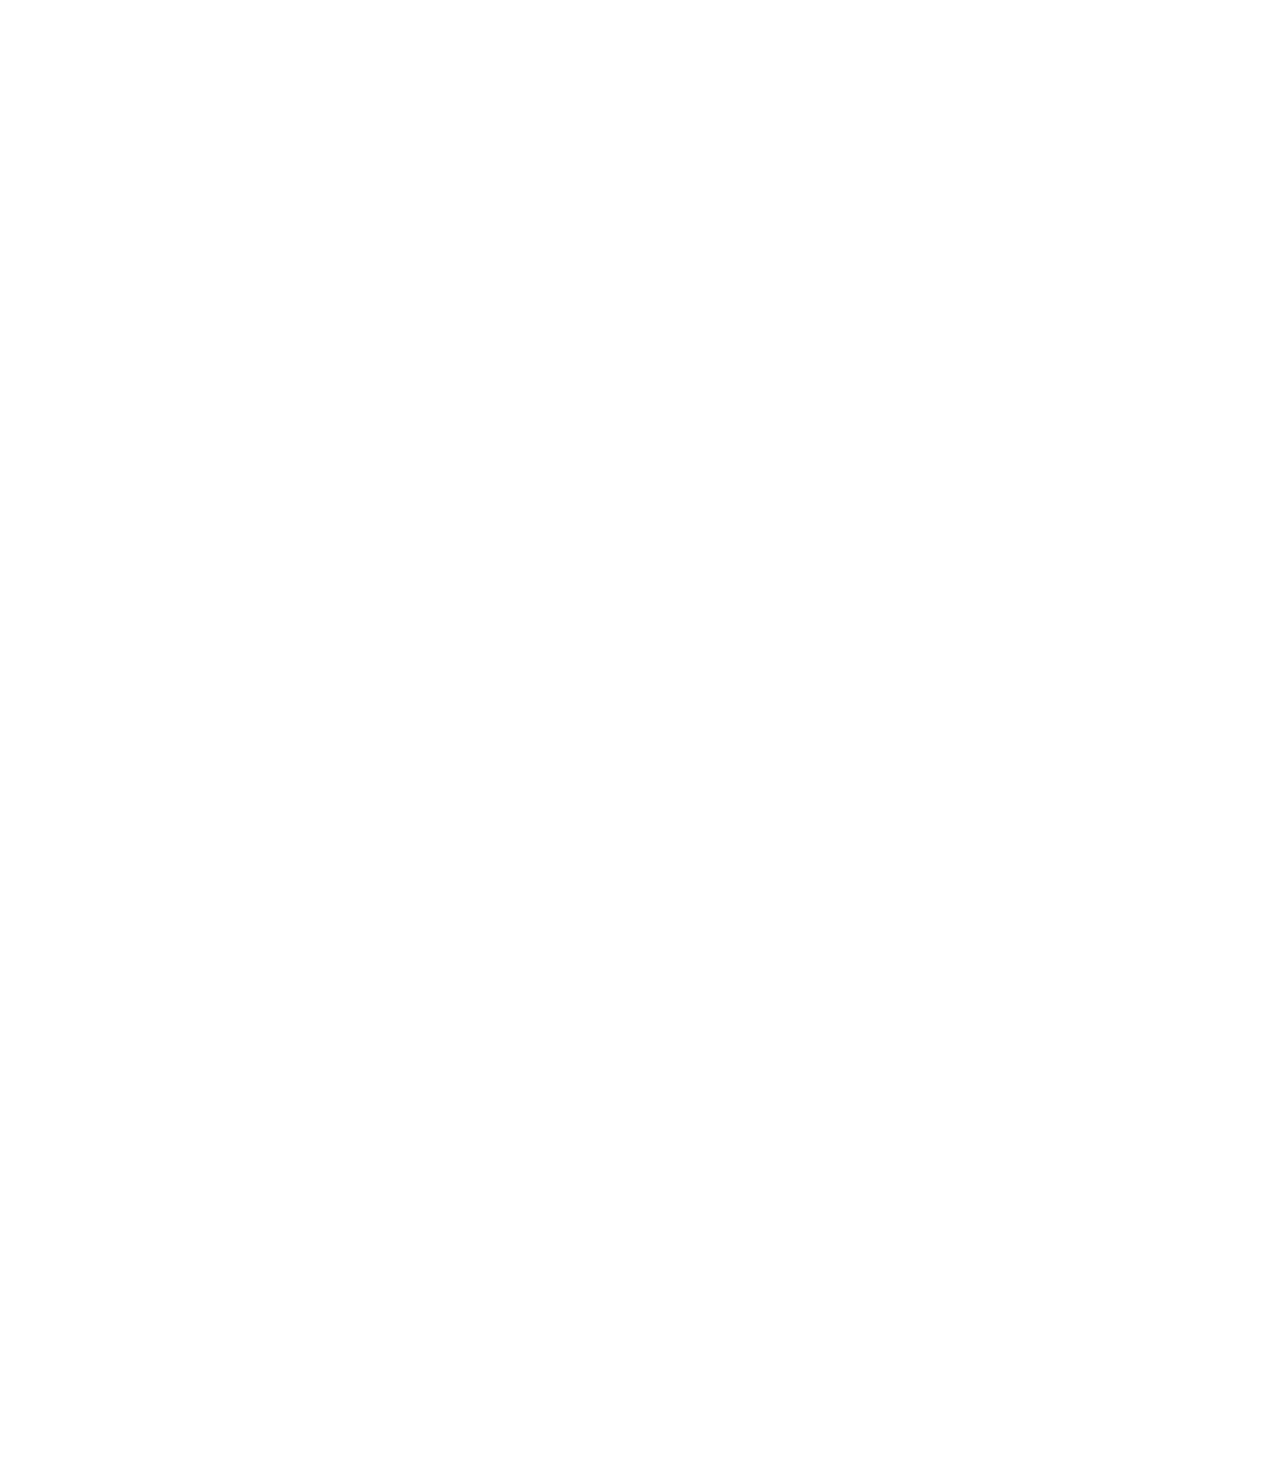
<file: Intro/position.html>
<!DOCTYPE html>
<html>
  <head></head>
  <body style="
  height: 3000px;
  padding-top: 60px;
  padding-left: 80px;">
    <div style="
    background-color: black;
    color: white;
    position: fixed;
    top: 0;
    left: 0;
    right: 0;
    height: 50px;
    z-index: 100;">header</div>
    <div style="
    background-color: green;
    position:fixed ;
    left: 0;
    bottom: 0;
    top: 50px;
    width: 72px;">sidebar
      <div style="
      position: absolute;
      background-color: red;
      color: white;
      top: 60px;
      right: 10px;
      ">absolute</div>
    </div>
    <div style="
    position: absolute;
    background-color: red;
    color: white;
    top: 60px;
    right: 10px;
    ">
      absolute
    </div>
    <div style="
    background-color: lightblue;
    height: 200px;
    width: 200px;
    position: static;
    ">div 1</div>
    <div style="
    background-color: lightpink;
    height: 200px;
    width: 200px;
    position: relative;
    ">div 2
      <div style="
      position: absolute;
      background-color: red;
      color: white;
      bottom: 10px;
      right: 10px;
      ">
        absolute
      </div>
    </div>
  </body>
</html>
</file>
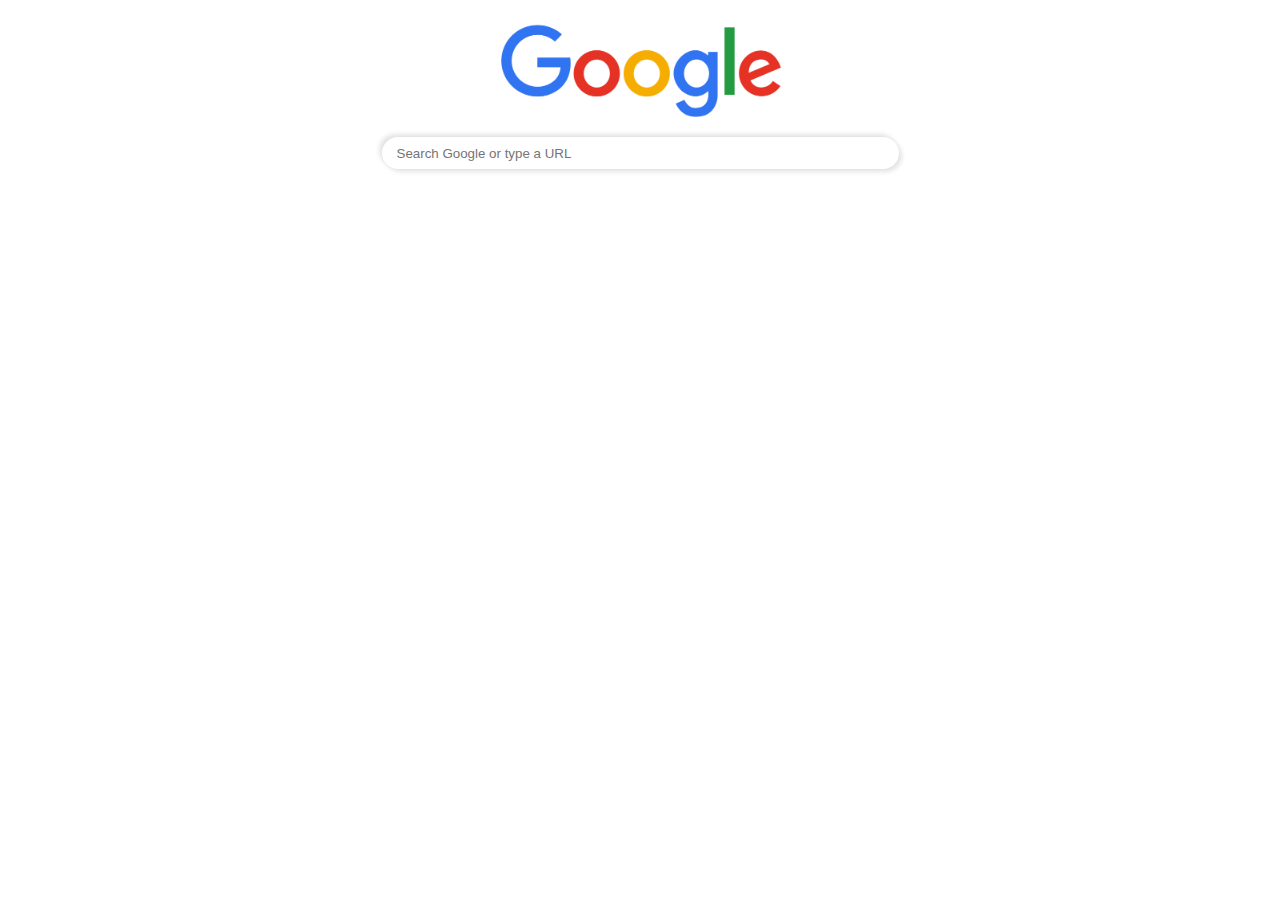
<file: Intro/search1.html>
<!DOCTYPE html>
<html>
    <head>
        <style>
            .logo{
                width: 300px;
            }
            .search-bar{
                width: 500px;
                border-radius: 20px;
                border-style: solid;
                box-shadow: 3px 3px 4px rgba(73, 73, 73, 0.15),
                -3px -3px 4px rgba(73, 73, 73, 0.15);
                border: none;
                height: 30px;
                padding-left: 15px;
                transition: opacity 0.15s;
                
            }
            .search-bar:hover{
                opacity: 0.7;
            }
            .search-bar:focus{
                outline:none;
            }
            .box{
                text-align: center;
            }
            img,input{
                display: inline-block;
            }
        </style>
    </head>
    <body>
        <div class="box">
            <div>  
                <img class="logo" src="pngimg.com - google_PNG19644.png">
            </div>
            <div>
                <input class="search-bar" type="text" placeholder="Search Google or type a URL ">
            </div> 
        </div>
    </body>
</html>
</file>
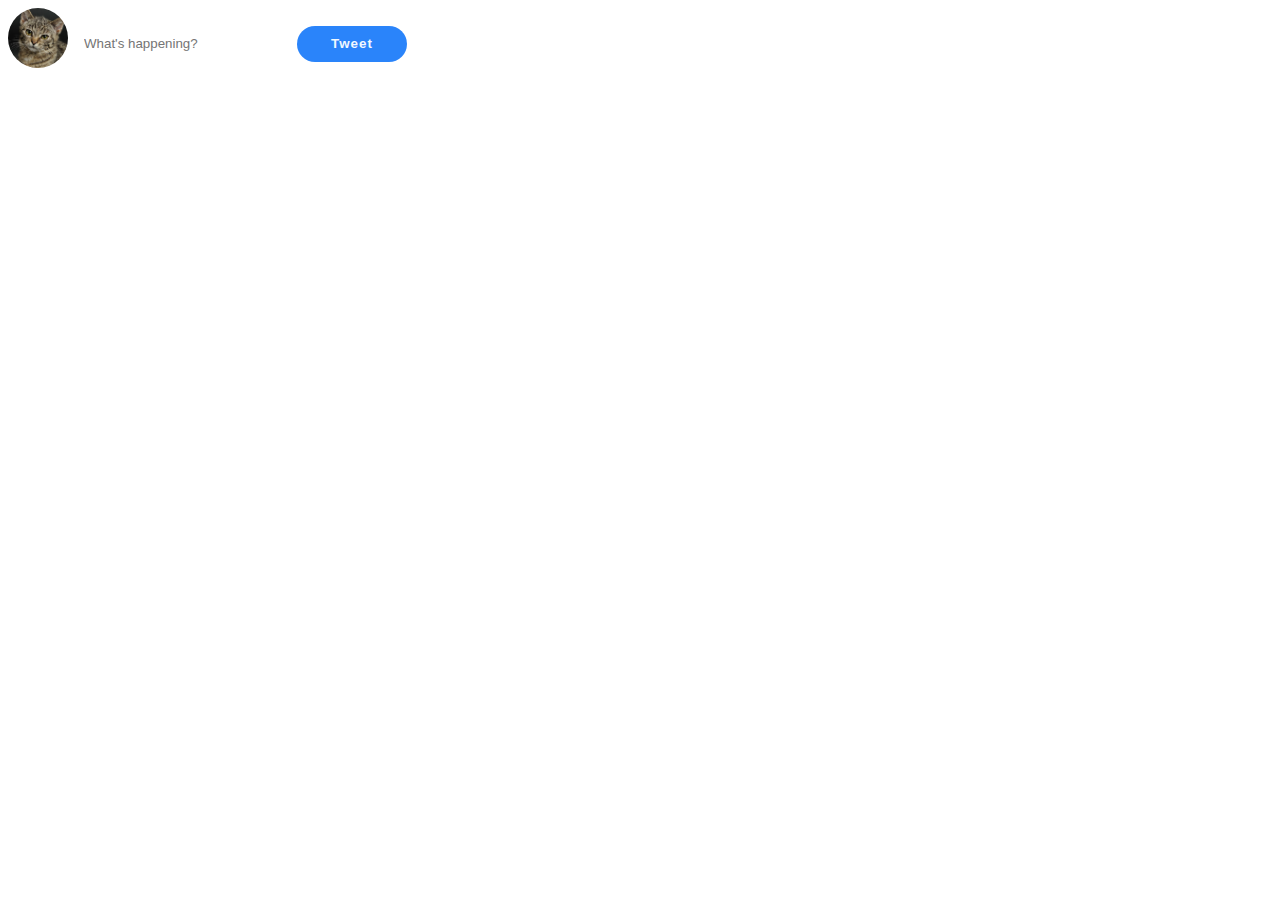
<file: Intro/search2.html>
<!DOCTYPE html>
<html>
    <head>
        <title>
            Messenger
        </title>
        <style>
            .cat-img{
                width: 60px;
                height: 60px;
                border-radius: 500px;
                object-fit: cover;
            }
            .input-text{
                border:none;
                position: relative;
                top: -20px;
                margin-left: 10px;
            }
            .input-text:focus{
                outline: none;
            }
            .tweet-button{
            background-color: rgb(42, 132, 250);
            border: none;
            height: 36px;
            width: 110px;
            border-radius: 20px;
            color: aliceblue;
            font-weight: 800;
            cursor: pointer;
            margin-right: 8px;
            margin-left: 30px;
            position: relative;
            top: -20px;
            letter-spacing: 1px;
            transition: box-shadow 0.15s,opacity 0.15s,color 0.15s;
            }
            
            .tweet-button:hover{
                box-shadow: 5px 5px 10px rgba(0,0,0,0.15);
            }
            .tweet-button:active{
                opacity: 0.4;
            }
        </style>
    </head>
    <body>
        <img class="cat-img" src="pexels-photo-2071882.jpeg">
        <input class="input-text" type="text" placeholder="What's happening? ">
        <button class="tweet-button">
            Tweet
          </button>
    </body>
</html>
</file>
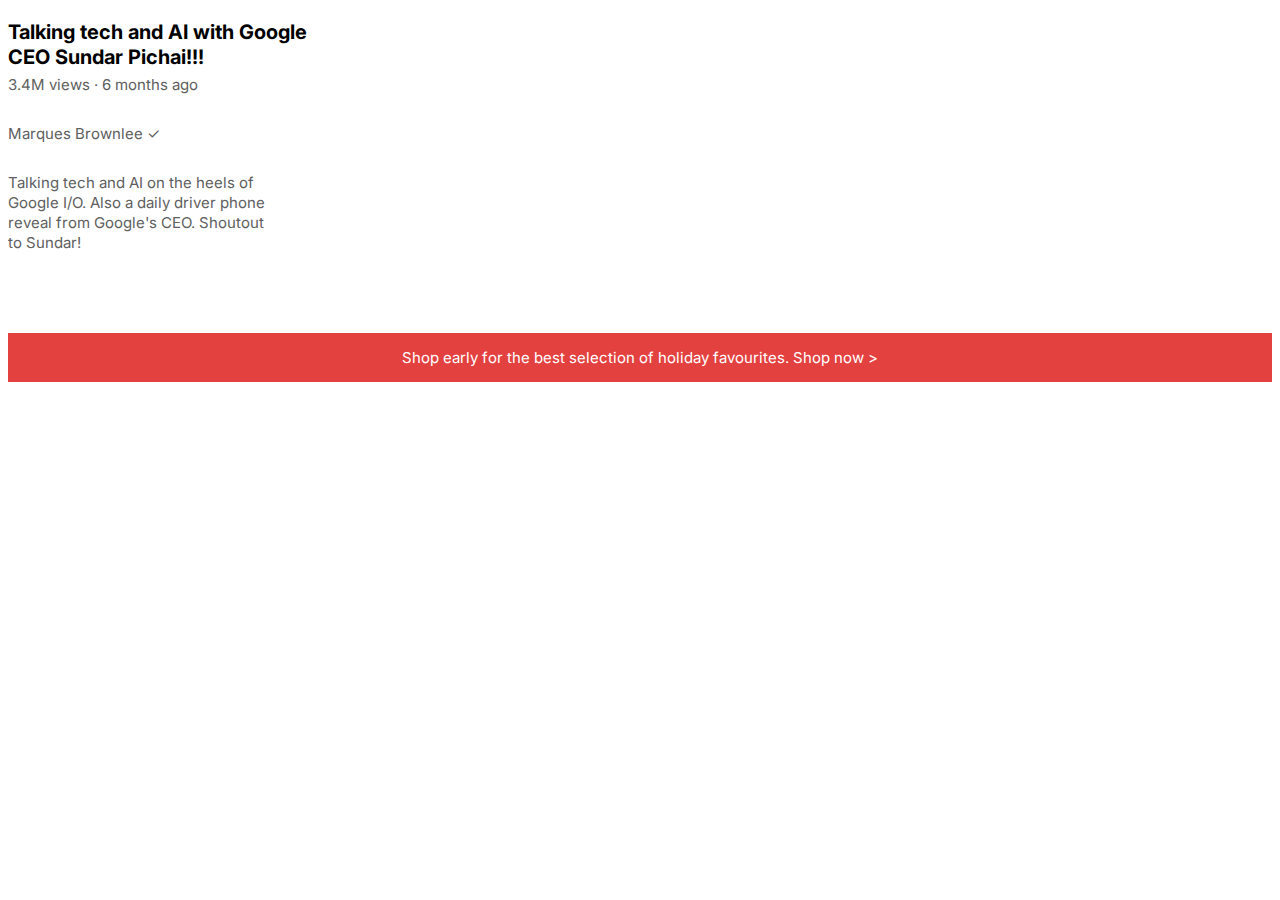
<file: Intro/text.html>
<!DOCTYPE html>
<html>
<head>
  <title>
    Practice
  </title>
  
  <link rel="preconnect" href="https://fonts.googleapis.com">
  <link rel="preconnect" href="https://fonts.gstatic.com" crossorigin>
  <link href="https://fonts.googleapis.com/css2?family=Inter:ital,opsz,wght@0,14..32,100..900;1,14..32,100..900&display=swap" rel="stylesheet">
  

<link rel="stylesheet" href="styles/text.css">
</head>
<body>
<p class = "video-title">
  Talking tech and AI with Google CEO Sundar Pichai!!!
</p>

<p class = "video-stats">
  3.4M views &#183; 6 months ago
</p>

<p class = "video-author">
  Marques Brownlee &#10003;
</p>

<p class = "video-description">
  Talking tech and AI on the heels of Google I/O. Also a daily driver phone reveal from Google's CEO. Shoutout to Sundar!
</p>

<p class = "box-text">
  Shop early for the best selection of holiday favourites. <span class="shop-text">Shop now &#62;</span>
</p>

</body>
</html>
</file>
<file: Intro/styles/style.css>
.thumbnail{
width: 100%;
}

.video-title{
  margin: 0;
  font-size: 14px;
  font-weight: 600;
  line-height: 20px;
  margin-bottom: 10px;
}
.video-info-grid{
  display: grid;
  grid-template-columns: 50px 1fr;
}

.profile-picture{
  width: 36px;
  border-radius: 30px;
}
.thumbnail-row{
  margin-bottom: 15px;
  position: relative;
}
.video-author,
.video-stats{
  font-size: 12px;
  color: rgb(96, 96, 96);
}
.video-author{
  margin-bottom: 4px;
}
.video-grid{
  display: grid;
  grid-template-columns: 1fr 1fr 1fr;
  row-gap: 35px;
  column-gap: 16px;
}

@media (max-width:750px){
  .video-grid{
    grid-template-columns: 1fr 1fr;
  }
}

@media(min-width:1000px)
{
  .video-grid{
    grid-template-columns: 1fr 1fr 1fr 1fr;
  }
}
.video-time{
  font-family: Roboto,Arial;
  font-size: 12px;
  font-weight: 500;
  padding: 4px;
  border-radius: 3px;
  background-color: black;
  color: white;
  position: absolute;
  bottom: 8px;
  right: 5px;
}
</file>
<file: Intro/styles/header.css>
.search-line:focus{
  outline: none;
}

.header{
  height: 55px;
  display: flex;
  flex-direction: row;
  justify-content: space-between;
  position: fixed;
  top: 0;
  left: 0;
  right: 0;
  background-color: white;
  border-bottom-width: 1px;
  border-bottom-style: solid;
  border-bottom-color:rgb(219, 219, 219) ;
  z-index: 100;

}
.left{
  display: flex;
  align-items: center;
}
.hamburger-menu{
  height: 24px;
  margin-left: 24px;
  margin-right: 25px;
}
.youtube-logo{
  height: 20px;
}
.middle{
  flex: 1;
  margin-left: 70px;
  margin-right: 30px;
  max-width: 500px;
  display: flex;
  align-items: center;
}
.search-line{
  flex: 1;
  height: 36px;
  padding-left: 10px;
  font-size: 16px;
  border-color: rgb(190, 190, 190);
  border-width: 1px;
  border-style: solid;
  border-radius: 2px;
  box-shadow: inset 1px 1px 2px
  rgba(0,0,0,0.09);
  width: 0;

}
.search-line::placeholder{
  font-family: Roboto,Arial;
  font-size: 16px;
}
.search-button{
  height: 40px;
  width: 66px;
  background-color: rgb(240,240,240);
  border: 1px solid rgb(190, 190, 190);
  margin-left: -2px;
  margin-right: 10px;   
}
.search-button,
.voice-button,
.tooltip-container{
  position: relative;
  cursor: pointer;
  display: flex;
  justify-content: center;
  align-items: center;
}
.search-button .tooltip,
.voice-button .tooltip,
.tooltip-container .tooltip{
  position: absolute;
  background-color: rgb(104, 103, 103);
  color: white;
  font-family: Roboto,Arial;
  font-size: 12px;
  padding: 6px 8px;
  border-radius: 2px;
  bottom: -50px;
  opacity: 0;
  transition: opacity 0.15s;
  pointer-events: none;
  white-space: nowrap;
}
.search-button:hover .tooltip,
.voice-button:hover .tooltip,
.tooltip-container:hover .tooltip{
  opacity: 1;
}
.search-icon{
  height: 24px;
}
.voice-button{
  height: 42px;
  width: 42px;
  border-radius: 20px;
  border:none;
  background-color: rgb(245, 245, 245);
}
.voice-icon{
  height: 24px;
}
.right{
  width: 180px;
  display: flex;
  align-items: center;
  justify-content: space-between;
  margin-right: 20px;
  flex-shrink: 0;
}
.upload-pic{
  height: 24px;
}
.youtube-apps{
  height: 24px;
}
.notifications{
  height: 24px;
}
.notifications-icons-container{
  position: relative;
}
.notifications-count{
  position: absolute;
  top: -3px;
  right: -6px;
  background-color: rgb(200, 0, 0);
  color: white;
  font-family: Roboto,Arial;
  font-size: 11px;
  padding-left: 5px;
  padding-right:5px;
  padding-top: 2px;
  padding-bottom: 2px;
  border-radius: 10px;
  border-style: solid;
  border-width: 0.1px;
}
.user-pic{
  height: 32px;
  border-radius: 16px;
}
a{
  text-decoration: none;
  color: black;
}
</file>
<file: Intro/styles/general.css>
p{
  font-family: Roboto,Arial;
  margin-top: 0px;
  margin-bottom: 0px;
}

body{
  margin: 0;
  padding-top: 84px;
  padding-left: 95px;
  padding-right: 24px;
  background-color: rgb(250, 250, 250);
}
</file>
<file: Intro/styles/sidebar.css>
.sidebar{
  position: fixed;
  left: 0;
  bottom: 0;
  top: 55px;
  width: 72px;
  background-color: white;
  z-index: 200;
}
.sidebar-link{
  height: 76px;
  display: flex;
  justify-content: center;
  align-items: center;
  flex-direction: column;
  cursor: pointer;
}
.sidebar-link:hover{
  background-color: rgb(240, 235, 235);
}

.sidebar-link img{
  height: 24px;
  margin-bottom: 7px;
  margin-top:8px;
}
.sidebar-link div{
  font-family: Roboto,Arial;
  font-size: 10px;
}
</file>
<file: Intro/styles/basic2.css>
.shop-button{
    background-color: rgba(255, 216, 20);
    border: none;
    border-radius: 15px;
    height: 36px;
    width: 110px;
    cursor: pointer;
    margin-right: 10px;
    transition: opacity 0.15s;
    }
    .shop-button:hover{
      opacity: 0.8;
    }
    .shop-button:active{
      opacity: 0.4;
    }
    .buy-button{
    background-color: rgba(255, 166, 0, 0.884);
    border: none;
    border-radius: 15px;
    height: 36px;
    width: 110px;
    cursor: pointer;
    transition: bckground-color 0.15s;
    }
    .buy-button:hover{
      background-color:rgba(255, 166, 0, 0.884) ;
    }
    .buy-button:active{
      opacity: 0.4;
    }
    .amazon-button{
    background-color: white;
    border-color: rgba(255, 166, 0, 0.884);
    color: black;
    font-weight: 900;
    border-radius: 15px;
    height: 36px;
    width: 110px;
    border-style: solid;
    cursor: pointer;
    transition: background-color 0.15s,opacity 0.15s;
    }
    .amazon-button:hover{
      background-color: rgba(255, 166, 0, 0.884);
    }
    .amazon-button:active{
      opacity: 0.4;
    }
</file>
<file: Intro/styles/text.css>
p {
    font-family: Inter;
  }
  .video-title{
    font-size: 20px;
    font-weight: bold;
    width: 300px;
    line-height: 25px;
    margin-bottom: 5px;
  }

  .video-stats{
    font-size: 15px;
    color: rgb(96, 96, 96);
    margin-top: 0;
    margin-bottom: 10px;
  }

  .video-author{
    font-size: 15px;
    color: rgb(96, 96, 96);
    margin-top: 30px;

  }

  .video-description{
    font-size: 15px;
    color: rgb(96, 96, 96);
    margin-top: 30px;
    width : 270px;
    line-height: 20px;
  }

  .box-text{
    margin-top: 80px;
    font-size: 15px;
    background-color: rgb(227, 65, 64);
    color: white;
    text-align: center;
    padding-top: 15px;
    padding-bottom: 15px;
  }

  .shop-text:hover{
    text-decoration: underline;
    cursor: pointer;
  }
</file>
